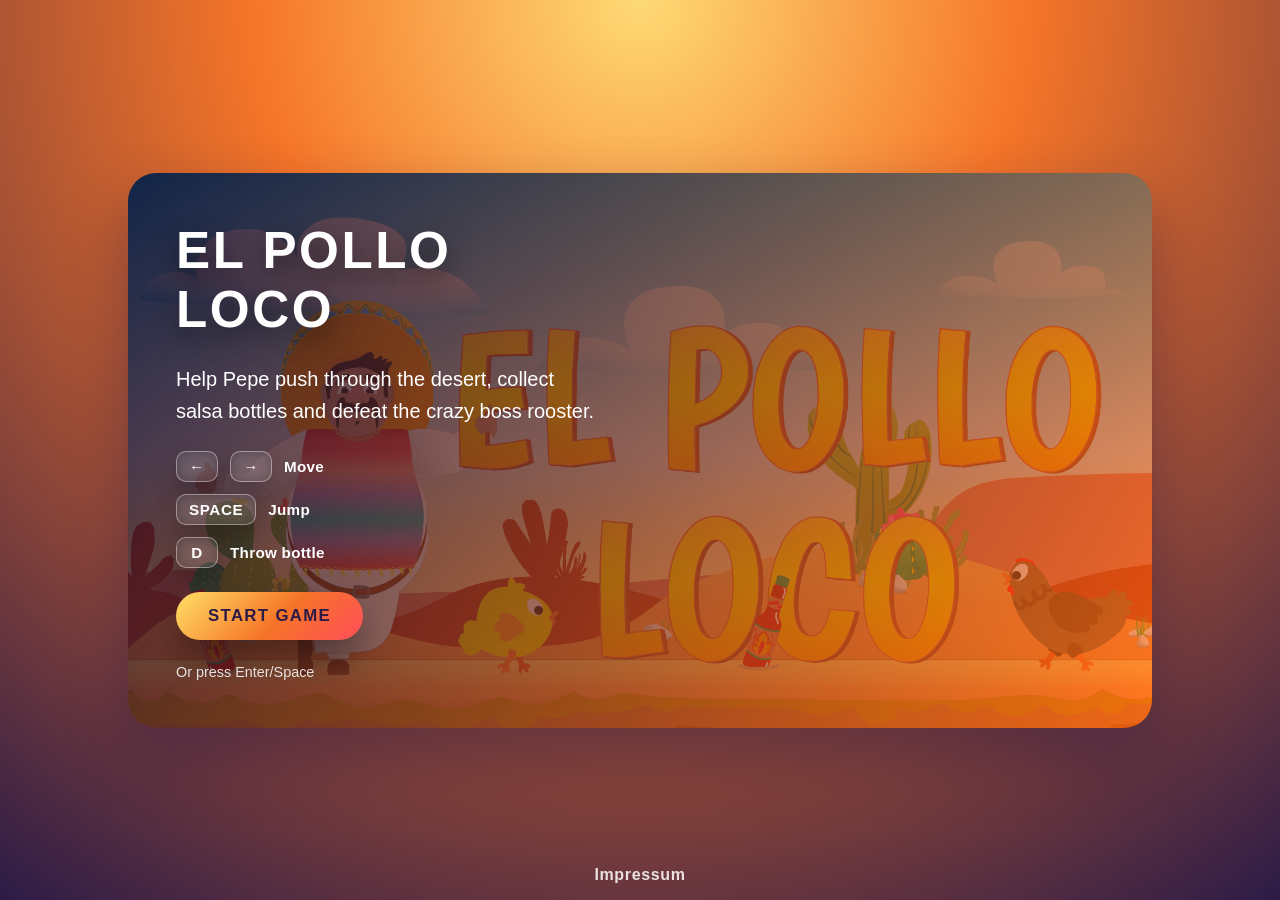
<file: index.html>
<!DOCTYPE html>
<html lang="en">
  <head>
    <meta charset="UTF-8" />
    <meta name="viewport" content="width=device-width, initial-scale=1.0" />
    <meta name="google" content="notranslate" />
    <title>El Pollo Loco</title>
    <link
      rel="icon"
      type="image/x-icon"
      href="./assets/img/10_fav_icon/favicon.png"
    />
    <link rel="stylesheet" href="./css/style.css" />
    <script src="./models/drawable-object.class.js"></script>
    <script src="./models/movable-object.class.js"></script>
    <script src="./models/backgroud-objects.class.js"></script>
    <script src="./models/status-bar.class.js"></script>
    <script src="./models/keyboard.class.js"></script>
    <script src="./models/chicken.class.js"></script>
    <script src="./models/small-chicken.class.js"></script>
    <script src="./models/cloud.class.js"></script>
    <script src="./models/character.class.js"></script>
    <script src="./models/endboss-config.js"></script>
    <script src="./models/endboss-animations.js"></script>
    <script src="./models/endboss-behavior.js"></script>
    <script src="./models/endboss.class.js"></script>
    <script src="models/throwable-object.class.js"></script>
    <script src="models/collectable-objects.class.js"></script>
    <script src="./models/world-interactions.class.js"></script>
    <script src="./models/world-renderer.class.js"></script>
    <script src="./models/world.class.js"></script>
    <script src="./models/level.class.js"></script>
    <script src="./levels/level1.js"></script>

    <script src="./js/src/audio/audioManager.js" defer></script>
    <script src="./js/src/input/touchControls.js" defer></script>
    <script src="./js/src/input/keyboardControls.js" defer></script>
    <script src="./js/src/ui/contextMenuGuards.js" defer></script>
    <script src="./js/src/ui/domRefs.js" defer></script>
    <script src="./js/src/ui/screens.js" defer></script>
    <script src="./js/src/render/canvasFit.js" defer></script>
    <script src="./js/src/core/worldLifecycle.js" defer></script>
    <script src="./js/game.js" defer></script>
  </head>
  <body>
    <main class="game-wrapper">
      <section
        id="start-screen"
        class="start-screen"
        aria-label="Start El Pollo Loco"
      >
        <div class="start-screen__backdrop" aria-hidden="true"></div>
        <div class="start-screen__content">
          <h1 class="start-screen__title">El Pollo Loco</h1>
          <p class="start-screen__lead">
            Help Pepe push through the desert, collect salsa bottles and defeat
            the crazy boss rooster.
          </p>
          <ul class="start-screen__controls" aria-label="Controls">
            <li>
              <span class="key">←</span>
              <span class="key">→</span>
              <span class="label">Move</span>
            </li>
            <li>
              <span class="key">SPACE</span>
              <span class="label">Jump</span>
            </li>
            <li>
              <span class="key">D</span>
              <span class="label">Throw bottle</span>
            </li>
          </ul>

          <button id="start-button" class="start-screen__button" type="button">
            Start game
          </button>

          <p class="start-screen__hint">Or press Enter/Space</p>
        </div>
        <div class="start-screen__impressum">
          <a
            id="impressum-button"
            href="impressum.html"
            class="start-screen__button"
          >
            Impressum
          </a>
        </div>
      </section>

      <section id="game-container" class="game-container is-hidden">
        <canvas id="canvas" aria-label="El Pollo Loco playfield"></canvas>
        <div class="game-controls" aria-label="Display options">
          <button
            id="mute-button"
            class="game-controls__button game-controls__button--icon"
            type="button"
            aria-pressed="false"
            aria-label="Sound on"
          >
            <span class="icon icon--speaker" aria-hidden="true">
              <svg viewBox="0 0 24 24" role="presentation">
                <path d="M3 9v6h4l5 5V4L7 9H3Z" fill="currentColor" />
                <path
                  d="M16.5 12a3.5 3.5 0 0 0-1.9-3.14l-.6 1.06a2.2 2.2 0 0 1 0 4.16l.6 1.06A3.5 3.5 0 0 0 16.5 12Z"
                  fill="currentColor"
                />
                <path
                  d="M18.8 5.76 17.7 6.8A7 7 0 0 1 19 12a7 7 0 0 1-1.3 4.22l1.1 1.04A8.5 8.5 0 0 0 20.5 12a8.5 8.5 0 0 0-1.7-6.24Z"
                  fill="currentColor"
                />
              </svg>
            </span>
            <span class="icon icon--speaker-off" aria-hidden="true">
              <svg viewBox="0 0 24 24" role="presentation">
                <path d="M3 9v6h4l5 5V4L7 9H3Z" fill="currentColor" />
                <path
                  d="m16.47 8.47 1.06 1.06L14.06 13l3.47 3.47-1.06 1.06L13 14.06l-3.47 3.47-1.06-1.06L11.94 13 8.47 9.53l1.06-1.06L13 11.94l3.47-3.47Z"
                  fill="currentColor"
                />
              </svg>
            </span>
            <span class="game-controls__button-label">Sounds</span>
          </button>
          <button
            id="fullscreen-button"
            class="game-controls__button"
            type="button"
            aria-pressed="false"
          >
            Fullscreen
          </button>
          <button id="exit-button" class="game-controls__button" type="button">
            Zurück zum Home Screen
          </button>
        </div>
        <div
          id="game-over-screen"
          class="game-over is-hidden"
          role="dialog"
          aria-modal="true"
          aria-labelledby="game-over-title"
          inert
        >
          <div class="game-over__backdrop" aria-hidden="true"></div>
          <div class="game-over__content">
            <img
              class="game-over__title-image"
              src="./assets/img/You won, you lost/Game Over.png"
              alt="Game Over"
            />
            <p id="game-over-message" class="game-over__message">
              Pepe was defeated. Give it another try!
            </p>
            <button id="restart-button" class="game-over__button" type="button">
              Play again
            </button>
            <p class="game-over__hint">Press Enter or Space</p>
          </div>
        </div>

        <div class="control-hints" aria-hidden="true">
          <div class="control-hints__group">
            <span class="key">←</span>
            <span class="key">→</span>
            <span class="label">Move</span>
          </div>
          <div class="control-hints__group">
            <span class="key">SPACE</span>
            <span class="label">Jump</span>
          </div>
          <div class="control-hints__group">
            <span class="key">D</span>
            <span class="label">Throw</span>
          </div>
        </div>

        <div class="touch-controls" role="group" aria-label="Touch controls">
          <div class="touch-controls__cluster">
            <button
              class="touch-controls__button"
              type="button"
              data-key="LEFT"
              aria-label="Move left"
            >
              ◄
            </button>
            <button
              class="touch-controls__button"
              type="button"
              data-key="RIGHT"
              aria-label="Move right"
            >
              ►
            </button>
          </div>
          <div class="touch-controls__cluster">
            <button
              class="touch-controls__button"
              type="button"
              data-key="SPACE"
              aria-label="Jump"
            >
              ⤒
            </button>
            <button
              class="touch-controls__button"
              type="button"
              data-key="D"
              aria-label="Throw bottle"
            >
              <img
                src="assets/img/6_salsa_bottle/bottle_rotation/1_bottle_rotation.png"
              />
            </button>
          </div>
        </div>
        <div class="touch-controls__mute">
          <div class="touch-controls__cluster touch-controls__cluster--actions">
            <button
              id="touch-mute-button"
              class="touch-controls__button touch-controls__button--icon"
              type="button"
              aria-pressed="false"
              aria-label="Sound on"
            >
              <span class="icon icon--speaker" aria-hidden="true">
                <svg viewBox="0 0 24 24" role="presentation">
                  <path d="M3 9v6h4l5 5V4L7 9H3Z" fill="currentColor" />
                  <path
                    d="M16.5 12a3.5 3.5 0 0 0-1.9-3.14l-.6 1.06a2.2 2.2 0 0 1 0 4.16l.6 1.06A3.5 3.5 0 0 0 16.5 12Z"
                    fill="currentColor"
                  />
                  <path
                    d="M18.8 5.76 17.7 6.8A7 7 0 0 1 19 12a7 7 0 0 1-1.3 4.22l1.1 1.04A8.5 8.5 0 0 0 20.5 12a8.5 8.5 0 0 0-1.7-6.24Z"
                    fill="currentColor"
                  />
                </svg>
              </span>
              <span class="icon icon--speaker-off" aria-hidden="true">
                <svg viewBox="0 0 24 24" role="presentation">
                  <path d="M3 9v6h4l5 5V4L7 9H3Z" fill="currentColor" />
                  <path
                    d="m16.47 8.47 1.06 1.06L14.06 13l3.47 3.47-1.06 1.06L13 14.06l-3.47 3.47-1.06-1.06L11.94 13 8.47 9.53l1.06-1.06L13 11.94l3.47-3.47Z"
                    fill="currentColor"
                  />
                </svg>
              </span>
            </button>
          </div>
        </div>
      </section>
    </main>
    <div class="orientation-warning" role="alert" aria-live="polite">
      <div class="orientation-warning__content">
        <p>Turn your device to landscape to play.</p>
      </div>
    </div>
    <footer class="site-footer">
      <a class="site-footer__link" href="impressum.html">Impressum</a>
    </footer>
  </body>
</html>
</file>
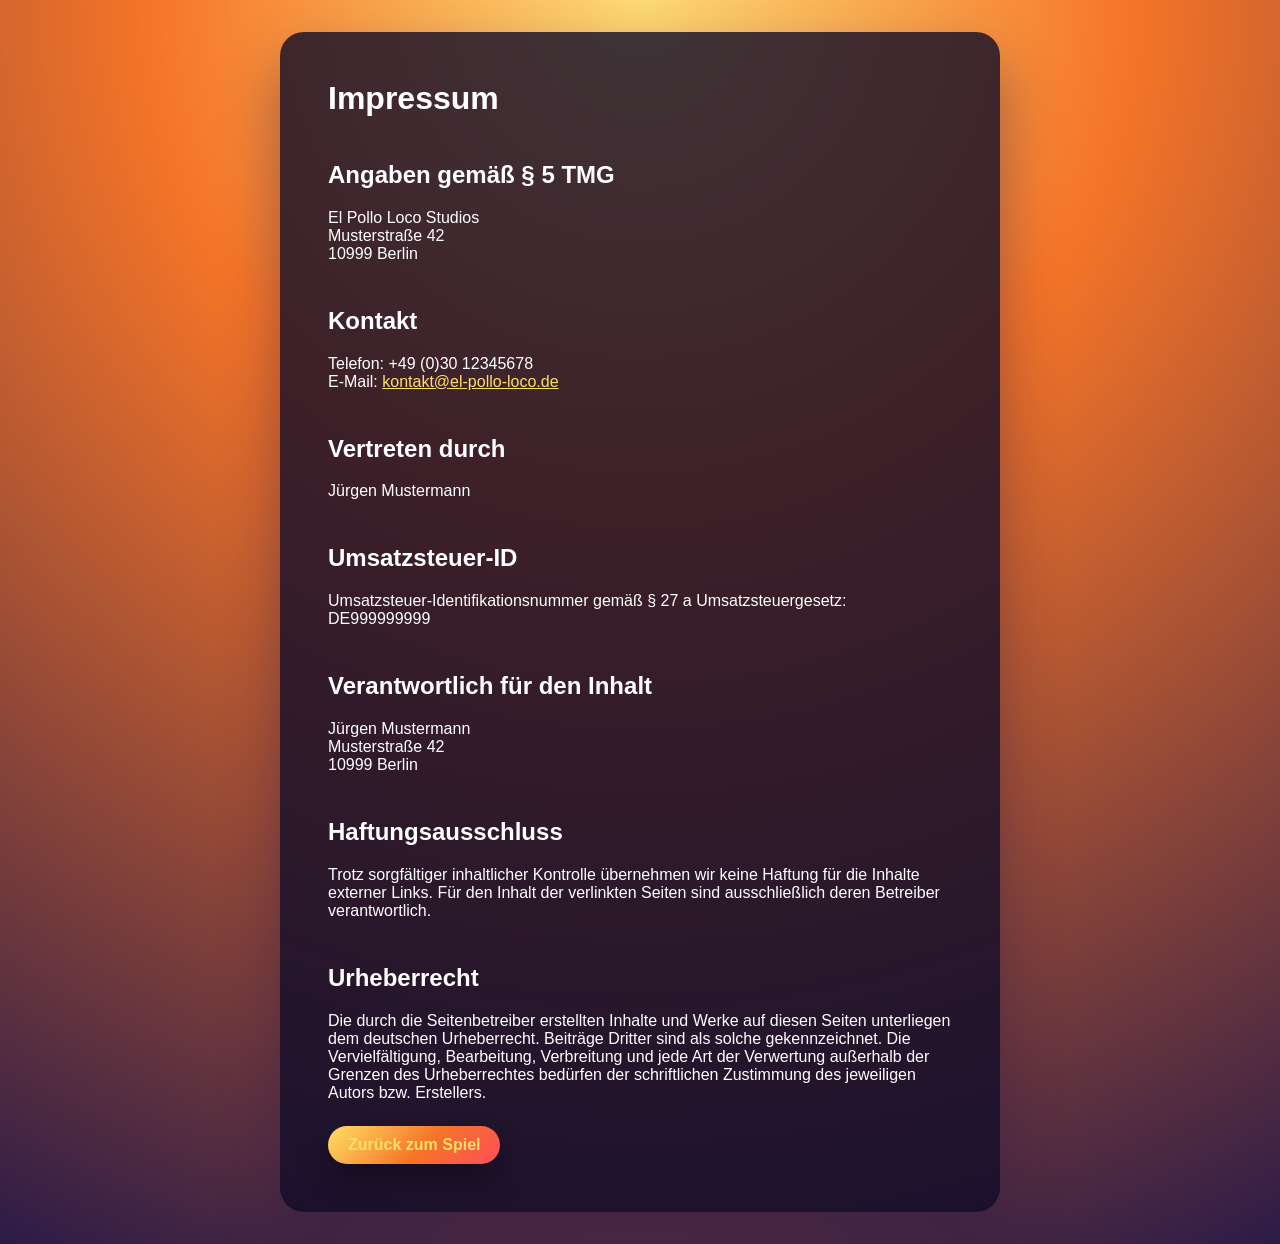
<file: impressum.html>
<!DOCTYPE html>
<html lang="de">
  <head>
    <meta charset="UTF-8" />
    <meta name="viewport" content="width=device-width, initial-scale=1.0" />
    <title>Impressum – El Pollo Loco</title>
    <link
      rel="icon"
      type="image/x-icon"
      href="./assets/img/10_fav_icon/favicon.png"
    />
    <link rel="stylesheet" href="./css/style.css" />
  </head>
  <body class="legal-page">
    <main class="legal-page__container">
      <h1>Impressum</h1>
      <section aria-labelledby="provider-heading">
        <h2 id="provider-heading">Angaben gemäß § 5 TMG</h2>
        <p>
          El Pollo Loco Studios<br />
          Musterstraße 42<br />
          10999 Berlin
        </p>
      </section>
      <section aria-labelledby="contact-heading">
        <h2 id="contact-heading">Kontakt</h2>
        <p>
          Telefon: +49 (0)30 12345678<br />
          E-Mail:
          <a href="mailto:kontakt@el-pollo-loco.de">kontakt@el-pollo-loco.de</a>
        </p>
      </section>
      <section aria-labelledby="representative-heading">
        <h2 id="representative-heading">Vertreten durch</h2>
        <p>Jürgen Mustermann</p>
      </section>
      <section aria-labelledby="vat-heading">
        <h2 id="vat-heading">Umsatzsteuer-ID</h2>
        <p>
          Umsatzsteuer-Identifikationsnummer gemäß § 27 a Umsatzsteuergesetz:
          DE999999999
        </p>
      </section>
      <section aria-labelledby="responsible-heading">
        <h2 id="responsible-heading">Verantwortlich für den Inhalt</h2>
        <p>Jürgen Mustermann<br />Musterstraße 42<br />10999 Berlin</p>
      </section>
      <section aria-labelledby="liability-heading">
        <h2 id="liability-heading">Haftungsausschluss</h2>
        <p>
          Trotz sorgfältiger inhaltlicher Kontrolle übernehmen wir keine Haftung
          für die Inhalte externer Links. Für den Inhalt der verlinkten Seiten
          sind ausschließlich deren Betreiber verantwortlich.
        </p>
      </section>
      <section aria-labelledby="copyright-heading">
        <h2 id="copyright-heading">Urheberrecht</h2>
        <p>
          Die durch die Seitenbetreiber erstellten Inhalte und Werke auf diesen
          Seiten unterliegen dem deutschen Urheberrecht. Beiträge Dritter sind
          als solche gekennzeichnet. Die Vervielfältigung, Bearbeitung,
          Verbreitung und jede Art der Verwertung außerhalb der Grenzen des
          Urheberrechtes bedürfen der schriftlichen Zustimmung des jeweiligen
          Autors bzw. Erstellers.
        </p>
      </section>
      <a class="legal-page__back-link" href="index.html">Zurück zum Spiel</a>
    </main>
  </body>
</html>
</file>
<file: css/style.css>
* {
  box-sizing: border-box;
}

body {
  margin: 0;
  min-height: 100vh;
  display: flex;
  flex-direction: column;
  justify-content: center;
  align-items: center;
  font-family: "Poppins", "Segoe UI", Tahoma, Geneva, sans-serif;
  color: #fff;
  background: radial-gradient(
    circle at top,
    #feda75 0%,
    #f67528 35%,
    #2c1b47 100%
  );
}

body:not(.legal-page) {
  overflow: hidden;
}

.legal-page {
  justify-content: flex-start;
  align-items: stretch;
  padding: 32px 16px;
}

h1,
p,
ul {
  margin: 0;
  padding: 0;
}

ul {
  list-style: none;
}

.game-wrapper {
  width: 100%;
  display: flex;
  flex-direction: column;
  justify-content: center;
  align-items: center;
}

.legal-page__container {
  width: min(720px, 100%);
  margin: 0 auto;
  display: grid;
  gap: 24px;
  background: rgba(17, 12, 41, 0.8);
  padding: clamp(24px, 5vw, 48px);
  border-radius: 24px;
  box-shadow: 0 30px 60px rgba(44, 27, 71, 0.45);
}

.legal-page__container h1,
.legal-page__container h2 {
  font-weight: 700;
}

.legal-page__container a {
  color: #ffe066;
}

.legal-page__back-link {
  justify-self: start;
  display: inline-flex;
  align-items: center;
  gap: 8px;
  padding: 10px 20px;
  border-radius: 999px;
  background: linear-gradient(135deg, #ffe066, #f67528 55%, #ff4d5a);
  color: #2c1b47;
  font-weight: 600;
  text-decoration: none;
  transition: transform 150ms ease, box-shadow 150ms ease;
  box-shadow: 0 16px 30px rgba(0, 0, 0, 0.3);
}

.legal-page__back-link:focus {
  transform: translateY(-1px) scale(1.015);
  box-shadow: 0 20px 36px rgba(0, 0, 0, 0.35);
}

.start-screen {
  width: 80%;
  position: relative;
  overflow: hidden;
  border-radius: 28px;
  padding: clamp(24px, 6vw, 48px);
  color: #fff;
  box-shadow: 0 30px 60px rgba(44, 27, 71, 0.45);
  isolation: isolate;
  min-height: clamp(360px, 55vw, 460px);
}

.start-screen__backdrop {
  position: absolute;
  inset: 0;
  background: linear-gradient(
      120deg,
      rgba(17, 12, 41, 0.85),
      rgba(246, 117, 40, 0.65)
    ),
    url("../assets/img/9_intro_outro_screens/start/startscreen_1.png")
      center/cover no-repeat;
  filter: saturate(1.2);
  transform: scale(1.05);
  z-index: -1;
}

.start-screen__content {
  display: grid;
  gap: 24px;
  max-width: 420px;
}

.start-screen__title {
  font-size: clamp(2.2rem, 6vw, 3.2rem);
  letter-spacing: 0.05em;
  text-transform: uppercase;
  text-shadow: 0 10px 25px rgba(0, 0, 0, 0.5);
}

.start-screen__lead {
  font-size: clamp(1rem, 2.8vw, 1.25rem);
  line-height: 1.6;
}

.start-screen__controls {
  display: grid;
  gap: 12px;
  font-size: 0.95rem;
}

.start-screen__controls li {
  display: flex;
  align-items: center;
  gap: 12px;
}

.key {
  display: inline-flex;
  align-items: center;
  justify-content: center;
  min-width: 42px;
  padding: 6px 12px;
  border-radius: 10px;
  background: rgba(255, 255, 255, 0.15);
  border: 1px solid rgba(255, 255, 255, 0.35);
  font-weight: 600;
  letter-spacing: 0.04em;
  box-shadow: inset 0 0 12px rgba(0, 0, 0, 0.25),
    0 12px 25px rgba(0, 0, 0, 0.25);
}

.start-screen__button {
  height: 48px;
  text-decoration: none;
  justify-self: start;
  padding: 14px 32px;
  border: none;
  border-radius: 999px;
  font-size: 1.05rem;
  font-weight: 700;
  letter-spacing: 0.08em;
  text-transform: uppercase;
  color: #2c1b47;
  background: linear-gradient(135deg, #ffe066, #f67528 55%, #ff4d5a);
  cursor: pointer;
  transition: transform 150ms ease, box-shadow 150ms ease;
  box-shadow: 0 20px 35px rgba(0, 0, 0, 0.35);
}

.start-screen__button:focus {
  transform: translateY(-2px) scale(1.02);
  box-shadow: 0 24px 45px rgba(0, 0, 0, 0.4);
}

.start-screen__impressum {
  display: flex;
  justify-content: flex-end;
  flex-direction: column;
}

#impressum-button {
  height: 32px;
  display: none;
  font-weight: 300;
  background: linear-gradient(135deg, #edda8d, #f99154 55%, #f96b74);
  padding: 14px 16px;
  font-size: 0.8rem;
  justify-content: center;
  align-items: center;
}

.game-controls {
  display: flex;
  gap: 12px;
  flex-wrap: wrap;
  justify-content: center;
}

.game-controls__button {
  padding: 10px 24px;
  border: none;
  border-radius: 999px;
  font-size: 0.95rem;
  font-weight: 600;
  letter-spacing: 0.06em;
  text-transform: uppercase;
  color: #2c1b47;
  background: linear-gradient(135deg, #ffe066, #f67528 55%, #ff4d5a);
  cursor: pointer;
  transition: transform 150ms ease, box-shadow 150ms ease;
  box-shadow: 0 16px 30px rgba(0, 0, 0, 0.3);
}

.game-controls__button--icon {
  display: inline-flex;
  align-items: center;
  gap: 8px;
  padding: 10px 18px;
}

.game-controls__button-label {
  line-height: 1;
}

.icon {
  width: 20px;
  height: 20px;
  display: inline-flex;
  align-items: center;
  justify-content: center;
}

.icon svg {
  width: 100%;
  height: 100%;
}

.icon--speaker-off {
  display: none;
}

.is-muted .icon--speaker {
  display: none;
}

.is-muted .icon--speaker-off {
  display: inline-flex;
}

.game-controls__button:focus {
  transform: translateY(-1px) scale(1.015);
  box-shadow: 0 20px 36px rgba(0, 0, 0, 0.35);
}

.start-screen__hint {
  font-size: 0.9rem;
  opacity: 0.85;
}

.site-footer {
  position: absolute;
  bottom: 16px;
}

.site-footer__link {
  color: rgba(255, 255, 255, 0.85);
  text-decoration: none;
  font-weight: 600;
  letter-spacing: 0.04em;
  transition: color 150ms ease;
}

.site-footer__link:focus {
  color: #ffe066;
}

.game-container {
  min-height: 100vh;
  width: 100%;
  position: relative;
  display: flex;
  flex-direction: column;
  align-items: center;
  justify-content: center;
  gap: 16px;
  touch-action: none;
  -webkit-touch-callout: none;
  -webkit-user-select: none;
  user-select: none;
}

.game-over {
  position: absolute;
  inset: 0;
  display: flex;
  align-items: center;
  justify-content: center;
  padding: clamp(16px, 5vw, 32px);
  pointer-events: none;
  opacity: 0;
  transition: opacity 200ms ease;
  z-index: 2;
}

.game-over:not(.is-hidden) {
  opacity: 1;
  pointer-events: auto;
}

.game-over__backdrop {
  position: absolute;
  inset: 0;
  background: linear-gradient(
      140deg,
      rgba(17, 12, 41, 0.9),
      rgba(246, 117, 40, 0.55)
    ),
    center/cover no-repeat;
  filter: saturate(1.1);
  box-shadow: inset 0 0 0 1px rgba(255, 255, 255, 0.05);
  z-index: -2;
}

.game-over__content {
  position: relative;
  max-width: min(340px, 100%);
  padding: clamp(16px, 4vw, 24px) clamp(20px, 6vw, 36px);
  border-radius: 28px;
  background: rgba(22, 15, 48, 0.85);
  box-shadow: 0 32px 70px rgba(17, 12, 41, 0.65);
  text-align: center;
  display: grid;
  gap: clamp(14px, 3vmin, 18px);
  > img {
    width: 100%;
    z-index: 1;
  }
}

.game-over__content::before {
  content: "";
  position: absolute;
  inset: 0;
  border-radius: inherit;
  padding: 2px;
  background: linear-gradient(140deg, #ffe066, #f67528, #ff4d5a);
  mask-composite: exclude;
  pointer-events: none;
  opacity: 0.8;
}

.game-over__message {
  margin: 0;
  font-size: clamp(1rem, 2.6vw, 1.2rem);
  line-height: 1.6;
  color: rgba(255, 255, 255, 0.85);
}

.game-over__button {
  justify-self: center;
  padding: clamp(10px, 3vw, 14px) clamp(18px, 6vw, 32px);
  border-radius: 999px;
  border: none;
  font-size: clamp(0.95rem, 2.4vw, 1.05rem);
  font-weight: 700;
  letter-spacing: 0.08em;
  text-transform: uppercase;
  color: #26143d;
  background: linear-gradient(135deg, #ffe98a, #ff9c42 50%, #ff6b6b);
  cursor: pointer;
  transition: transform 150ms ease, box-shadow 150ms ease;
  box-shadow:
    0 20px 35px rgba(0, 0, 0, 0.35),
    0 0 0 1px rgba(255, 255, 255, 0.35),
    0 10px 22px rgba(255, 105, 97, 0.25);
  filter: saturate(1.08);
  text-shadow: 0 1px 0 rgba(255, 255, 255, 0.25);
}

.game-over__button:focus-visible {
  outline: 3px solid #fff3c4;
  outline-offset: 4px;
  transform: translateY(-2px) scale(1.02);
  box-shadow:
    0 24px 45px rgba(0, 0, 0, 0.4),
    0 0 0 5px rgba(255, 224, 102, 0.4);
}

.game-over__hint {
  margin: 0;
  font-size: 0.9rem;
  color: rgba(255, 255, 255, 0.75);
}

@media (hover: hover) {
  .legal-page__back-link:hover {
    transform: translateY(-1px) scale(1.015);
    box-shadow: 0 20px 36px rgba(0, 0, 0, 0.35);
  }

  .start-screen__button:hover {
    transform: translateY(-2px) scale(1.02);
    box-shadow: 0 24px 45px rgba(0, 0, 0, 0.4);
  }

  .game-controls__button:hover {
    transform: translateY(-1px) scale(1.015);
    box-shadow: 0 20px 36px rgba(0, 0, 0, 0.35);
  }

  .site-footer__link:hover {
    color: #ffe066;
  }

  .game-over__button:hover {
    transform: translateY(-2px) scale(1.02);
    box-shadow: 0 24px 45px rgba(0, 0, 0, 0.4);
  }
}

@media (hover: none) {
  .start-screen__button:active,
  .game-controls__button:active,
  .game-over__button:active {
    transform: translateY(-1px) scale(0.99);
    box-shadow: 0 16px 30px rgba(0, 0, 0, 0.35);
  }

  .legal-page__back-link:active {
    transform: translateY(-1px) scale(0.995);
    box-shadow: 0 16px 30px rgba(0, 0, 0, 0.35);
  }
}

.control-hints {
  display: flex;
  flex-wrap: wrap;
  gap: 12px 18px;
  justify-content: center;
  font-size: 0.9rem;
  opacity: 0.9;
}

.control-hints__group {
  display: flex;
  align-items: center;
  gap: 10px;
  padding: 8px 12px;
  border-radius: 14px;
  background: rgba(17, 12, 41, 0.45);
  box-shadow: 0 6px 18px rgba(0, 0, 0, 0.25);
  flex: 1 1 140px;
  justify-content: center;
}

.control-hints .label,
.start-screen__controls .label {
  font-weight: 600;
  letter-spacing: 0.02em;
}

.touch-controls {
  position: fixed;
  left: 0;
  right: 0;
  bottom: clamp(16px, 5vw, 16px);
  display: none;
  justify-content: space-between;
  align-items: center;
  padding: 0 clamp(16px, 6vw, 32px);
  z-index: 5;
  pointer-events: none;
}

.touch-controls__mute {
  display: none;
  position: absolute;
  top: 16px;
  right: 16px;
}

.touch-controls__cluster {
  display: flex;
  gap: clamp(12px, 4vw, 28px);
  pointer-events: auto;
}

.touch-controls__button {
  width: clamp(60px, 14vw, 72px);
  height: clamp(60px, 14vw, 72px);
  border-radius: 50%;
  border: none;
  background: rgba(17, 12, 41, 0.72);
  color: #ffe066;
  font-size: clamp(1.4rem, 6vw, 1.9rem);
  font-weight: 700;
  display: inline-flex;
  align-items: center;
  justify-content: center;
  box-shadow: 0 18px 35px rgba(0, 0, 0, 0.35),
    inset 0 0 0 2px rgba(255, 255, 255, 0.15);
  cursor: pointer;
  transition: transform 150ms ease, box-shadow 150ms ease, background 150ms ease;
  touch-action: none;
  -webkit-touch-callout: none;
  -webkit-user-select: none;
  user-select: none;

  > img {
    width: 100%;
  }
}

.touch-controls__button.is-active,
.touch-controls__button:active {
  transform: scale(0.96);
  box-shadow: 0 10px 25px rgba(0, 0, 0, 0.45),
    inset 0 0 0 2px rgba(255, 224, 102, 0.35);
  background: rgba(17, 12, 41, 0.9);
}

.orientation-warning {
  position: fixed;
  inset: 0;
  display: none;
  align-items: center;
  justify-content: center;
  padding: clamp(24px, 8vw, 48px);
  text-align: center;
  background: radial-gradient(
      circle at top,
      rgba(254, 218, 117, 0.94) 0%,
      rgba(246, 117, 40, 0.9) 45%,
      rgba(44, 27, 71, 0.95) 100%
    ),
    #2c1b47;
  color: #2c1b47;
  z-index: 20;
}

.orientation-warning__content {
  max-width: 360px;
  width: 100%;
  padding: clamp(24px, 6vw, 40px);
  border-radius: 24px;
  background: rgba(255, 255, 255, 0.9);
  box-shadow: 0 30px 60px rgba(17, 12, 41, 0.45);
  font-weight: 700;
  font-size: clamp(1.1rem, 4.8vw, 1.6rem);
  letter-spacing: 0.04em;
}

.is-hidden {
  display: none !important;
}

canvas {
  background-color: black;
  width: min(100%, 720px);
  height: min(100%, 720px);
  background-color: #000;
  border-radius: 24px;
  box-shadow: 0 24px 55px rgba(17, 12, 41, 0.6);
  border: 4px solid rgba(255, 255, 255, 0.08);
  touch-action: none;
  -webkit-touch-callout: none;
  -webkit-user-select: none;
  user-select: none;
}

@media (max-width: 1024px) {
  body {
    padding: 16px;
  }

  .start-screen {
    width: 100%;
    padding: clamp(16px, 0vw, 16px);
  }

  .start-screen__content {
    max-width: none;
  }

  .game-controls {
    display: none;
  }

  .control-hints {
    display: none;
  }
}

@media (max-width: 700px) {
  body {
    padding: 16px;
  }

  .key {
    min-width: 36px;
    padding: 6px 10px;
  }
}

@media (max-width: 520px) {
  .start-screen__controls li {
    flex-wrap: wrap;
    gap: 8px;
  }

  .control-hints__group {
    flex: 1 1 100%;
  }
}

@media (max-width: 1024px), (hover: none) and (pointer: coarse) {
  .touch-controls {
    display: flex;
  }

  .touch-controls__mute {
    display: block;
  }
}

@media (max-width: 700px) and (orientation: portrait) {
  body:not(.legal-page) {
    justify-content: center;
    align-items: center;
  }

  .game-wrapper,
  .site-footer,
  .touch-controls {
    display: none !important;
  }

  .orientation-warning {
    display: flex;
  }
}

@media (max-height: 670px) {
  footer {
    display: none;
  }

  .start-screen {
    display: flex;
    min-height: auto;
  }

  .start-screen__hint {
    display: none;
  }

  #impressum-button {
    display: flex;
  }

  .start-screen__content {
    max-width: none;
  }
}

@media (max-height: 570px) {
  body {
    padding: 0;
  }

  .start-screen {
    border-radius: 0;
    height: 100vh;
  }

  .start-screen__backdrop {
    transform: none;
  }

  canvas {
    border-radius: 0;
    border: none;
    aspect-ratio: 3/2;
    width: auto;
  }

  .game-container {
    height: 100vh;
  }
}

@media (max-height: 440px) {
  .start-screen__content {
    gap: 16px;
  }
}

@media (max-height: 370px) {
  .start-screen__content {
    gap: 8px;
  }
}
</file>
